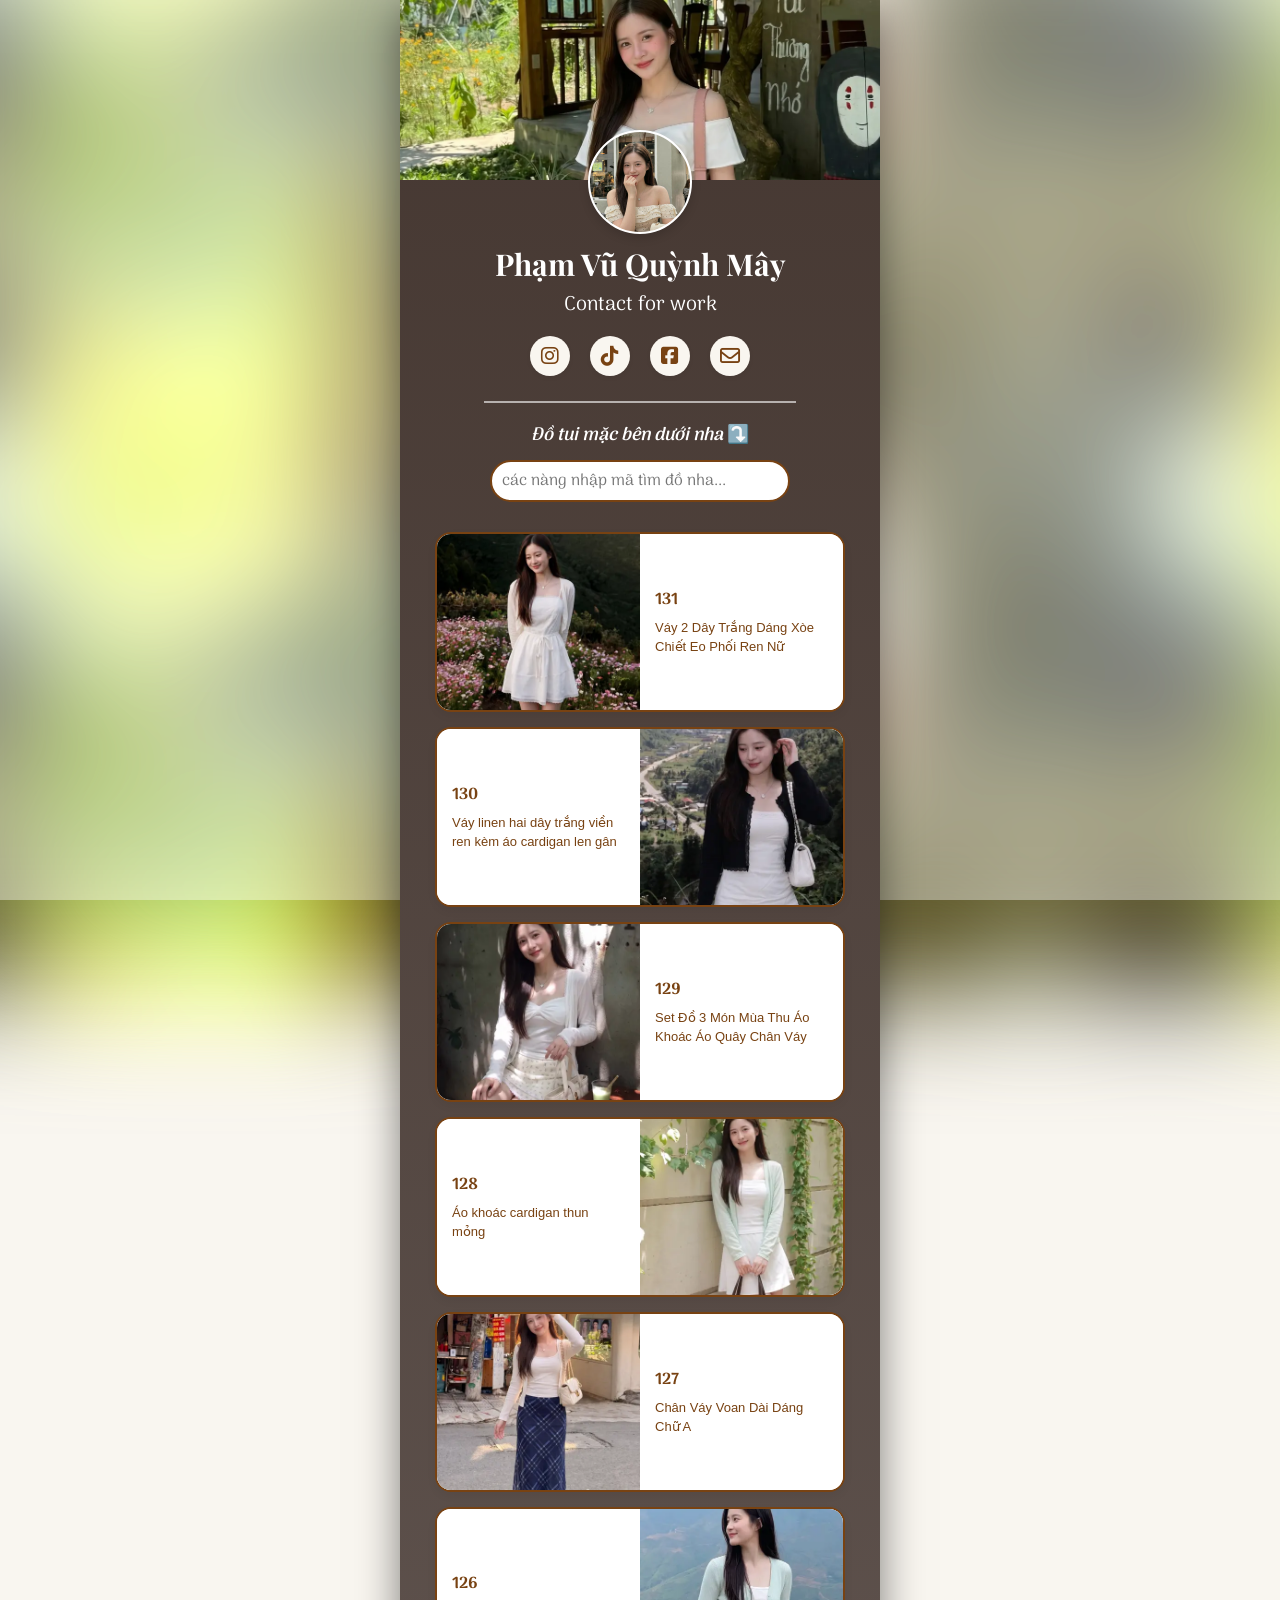
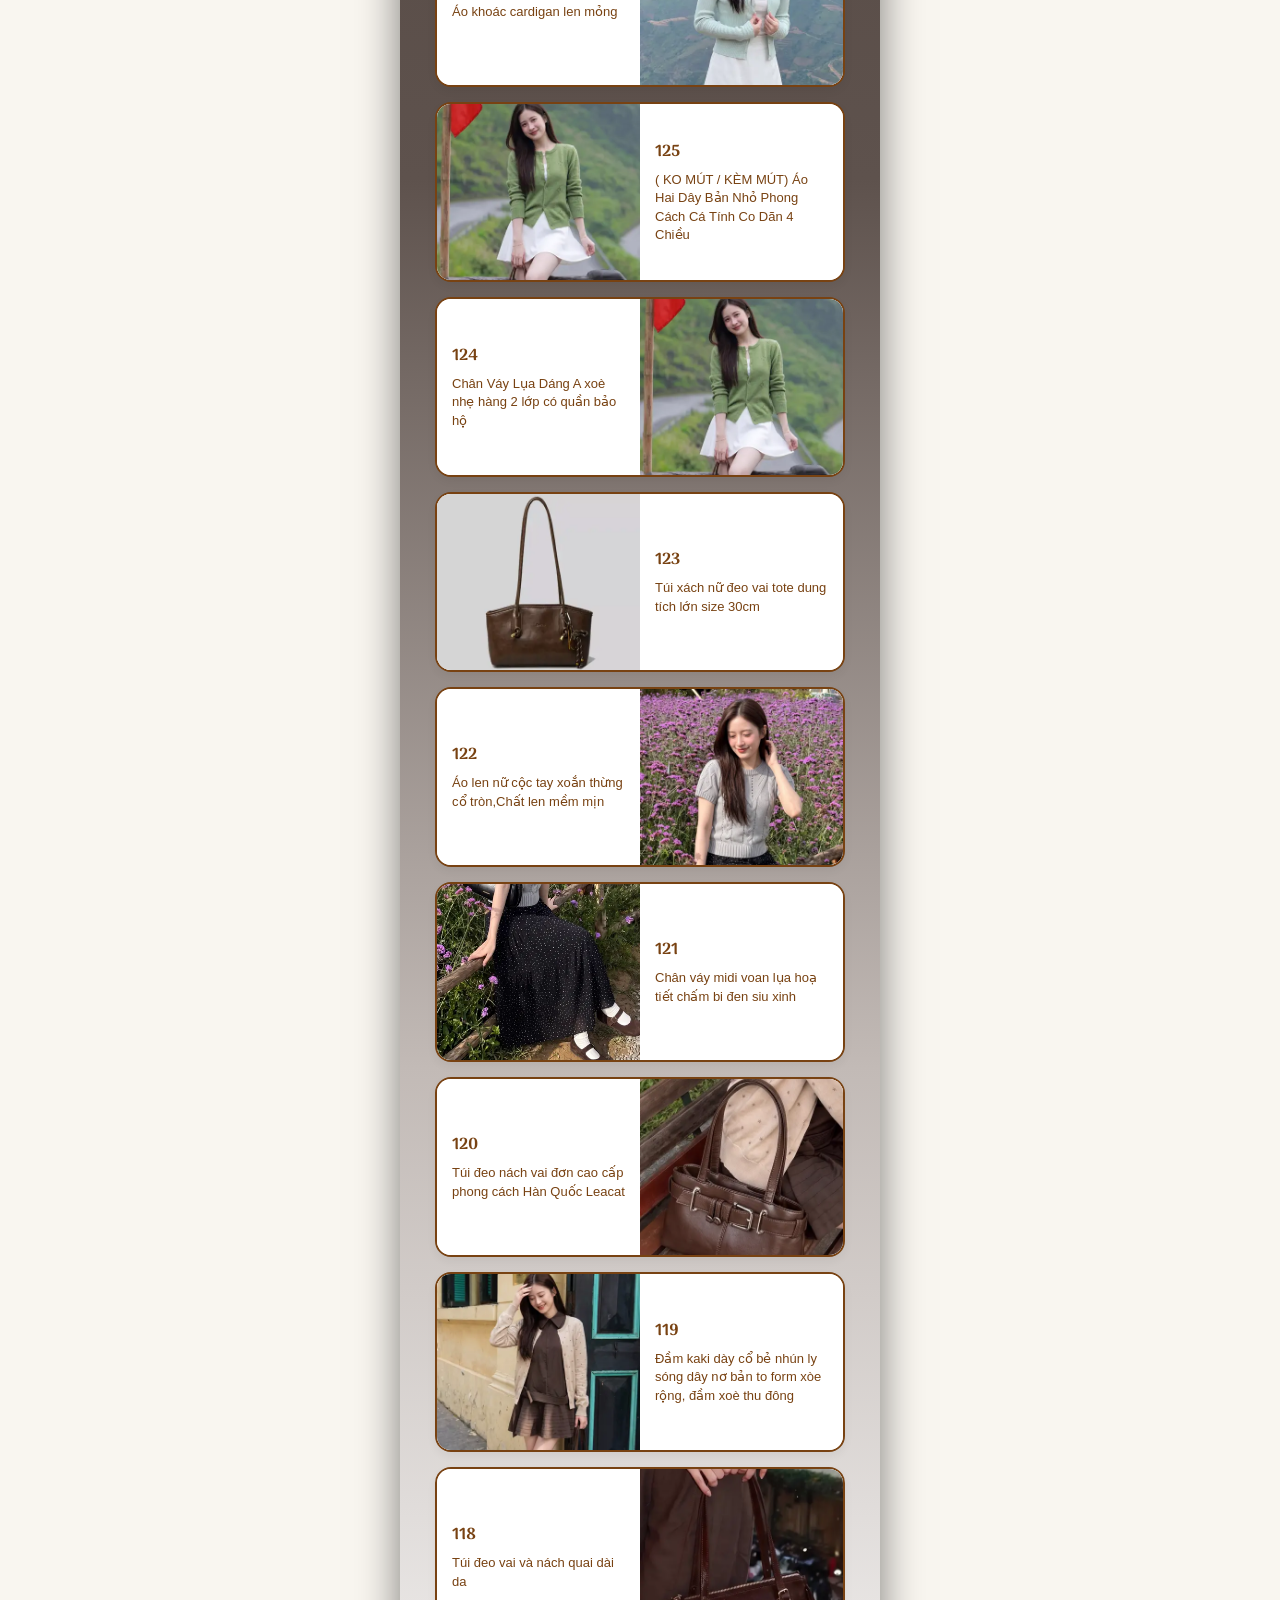
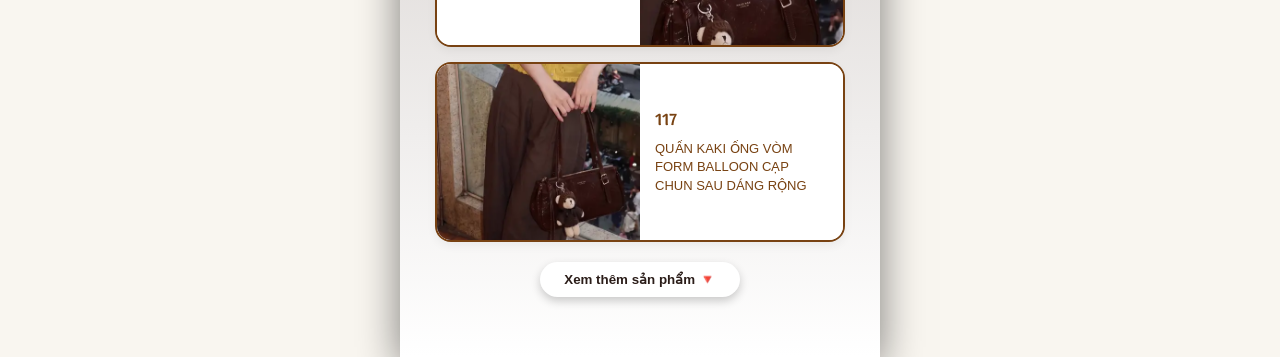
<file: index.html>
<!DOCTYPE html>
<html lang="vi">
<head>
    <meta charset="UTF-8">
    <meta name="viewport" content="width=device-width, initial-scale=1.0">
    <title>Phạm Vũ Quỳnh Mây | Link Bio &amp; Review</title>
    <meta name="description" content="Tổng hợp đồ xinh tui mặc, các nàng nhập mã để tìm đồ nha!">

    <!-- Thẻ tối ưu hiển thị khi share link lên mạng xã hội (og:image phải là URL đầy đủ) -->
    <meta property="og:title" content="Phạm Vũ Quỳnh Mây | Link Bio & Review">
    <meta property="og:description" content="Tổng hợp đồ xinh tui mặc, các nàng nhập mã để tìm đồ nha!">
    <meta property="og:image" content="https://www.phamvuquynhmay.id.vn/profile_phamvuquynhmay.jpg">
    <meta property="og:url" content="https://www.phamvuquynhmay.id.vn/">
    <meta property="og:type" content="website">
    <link rel="canonical" href="https://www.phamvuquynhmay.id.vn/">
    <meta property="og:locale" content="vi_VN">

    <!-- Favicon SVG màu trắng, không có vòng tròn nền -->
    <link rel="icon" type="image/svg+xml" href="data:image/svg+xml,<svg xmlns='http://www.w3.org/2000/svg' viewBox='0 0 32 32'><g transform='translate(4, 4) scale(1)'><path d='M10 13a5 5 0 0 0 7.54.54l3-3a5 5 0 0 0-7.07-7.07l-1.72 1.71' fill='none' stroke='%23FFFFFF' stroke-width='2.8' stroke-linecap='round' stroke-linejoin='round'/><path d='M14 11a5 5 0 0 0-7.54-.54l-3 3a5 5 0 0 0 7.07 7.07l1.71-1.71' fill='none' stroke='%23FFFFFF' stroke-width='2.8' stroke-linecap='round' stroke-linejoin='round'/></g></svg>">

    <!-- Tải sớm ảnh bìa và kết nối trước tới các máy chủ sẽ dùng -->
    <link rel="preload" as="image" href="cover.webp">
    <link rel="preconnect" href="https://i.ibb.co">
    <link rel="preconnect" href="https://fonts.googleapis.com">
    <link rel="preconnect" href="https://fonts.gstatic.com" crossorigin>
    <link rel="preconnect" href="https://cdnjs.cloudflare.com" crossorigin>

    <!-- BẮT ĐẦU TẢI DỮ LIỆU NGAY TỪ ĐÂY: không phải đợi CSS, font, icon hay script.js tải xong.
         products.json là file tĩnh (nhanh). script.js lấy kết quả từ window.__snapshotFetch.
         Apps Script (chậm) chỉ được gọi khi products.json lỗi hoặc đã cũ. -->
    <script>
        window.SHEET_API_URL = 'https://script.google.com/macros/s/AKfycbxqYsVBHmMiiGXJDNW6JQdgBQIZi9Rl0NBmW5xOOk3yvpV-qjSdxjigxwEQpOLTIMnA/exec';
        window.__snapshotFetch = fetch('products.json', { cache: 'no-cache' }).catch(function () { return null; });
    </script>

    <!-- CSS chính của trang (nhỏ, cần để hiển thị đúng bố cục) -->
    <link rel="stylesheet" href="style.css">

    <!-- Font và icon tải KHÔNG chặn hiển thị: trang hiện trước, font/icon đến sau là tự thay vào -->
    <link rel="stylesheet" href="https://fonts.googleapis.com/css2?family=Arima+Madurai:wght@400;700&family=Playfair+Display:wght@700&display=swap" media="print" onload="this.media='all'">
    <link rel="stylesheet" href="https://cdnjs.cloudflare.com/ajax/libs/font-awesome/6.5.1/css/all.min.css" media="print" onload="this.media='all'">
    <noscript>
        <link rel="stylesheet" href="https://fonts.googleapis.com/css2?family=Arima+Madurai:wght@400;700&family=Playfair+Display:wght@700&display=swap">
        <link rel="stylesheet" href="https://cdnjs.cloudflare.com/ajax/libs/font-awesome/6.5.1/css/all.min.css">
    </noscript>
</head>
<body>
    <!-- Khung chứa chính (position: relative được khai báo trong CSS) -->
    <div class="bio-container">
        <!-- Dải nhắc: chỉ hiện khi khách mở trang trong trình duyệt của TikTok (xem showInAppTip trong script.js) -->
        <div id="inAppTip" class="in-app-tip" role="note" hidden>
            <span>Các nàng bấm vào sản phẩm, sau đó bấm dấu <b>3 chấm</b> góc phải màn hình, chọn <b>mở trong trình duyệt</b> nha. Cam sa mi ta!</span>
            <button type="button" class="in-app-tip-close" aria-label="Đóng gợi ý">✕</button>
        </div>
        <!-- 1. Ảnh bìa (Cover photo) -->
        <div class="cover-photo">
            <img src="cover.webp" alt="Ảnh bìa">
        </div>
        <!-- 2. Avatar tròn -->
        <div class="avatar-wrapper">
            <img src="profile_phamvuquynhmay.jpg" alt="Ảnh đại diện Phạm Vũ Quỳnh Mây" width="100" height="100">
        </div>
        <!-- 3. Tên và Bio -->
        <div class="profile-info">
            <h1>Phạm Vũ Quỳnh Mây</h1>
            <p>Contact for work</p>
        </div>
        <!-- 4. Các nút mạng xã hội -->
        <div class="social-icons">
            <a href="https://www.instagram.com/pvq.may_/" target="_blank" rel="noopener noreferrer" title="Instagram" aria-label="Instagram"><i class="fa-brands fa-instagram" aria-hidden="true"></i></a>
            <a href="https://www.tiktok.com/@phamvuquynhmay" target="_blank" rel="noopener noreferrer" title="TikTok" aria-label="TikTok"><i class="fa-brands fa-tiktok" aria-hidden="true"></i></a>
            <a href="https://www.facebook.com/maidaily.doxinh" target="_blank" rel="noopener noreferrer" title="Facebook" aria-label="Facebook"><i class="fa-brands fa-square-facebook" aria-hidden="true"></i></a>
            <a href="https://mail.google.com/mail/?view=cm&amp;fs=1&amp;to=mayphamvuquynhmay@gmail.com" target="_blank" rel="noopener noreferrer" title="Email" aria-label="Gửi email"><i class="fa-regular fa-envelope" aria-hidden="true"></i></a>
        </div>

        <!-- DẤU GẠCH NGANG TRẮNG NGĂN CÁCH -->
        <hr class="divider">

        <!-- 5. Tiêu đề và Ô tìm kiếm mã sản phẩm -->
        <div class="search-section">
            <p class="search-label"><i>Đồ tui mặc bên dưới nha </i>⤵️</p>
            <form id="searchForm" onsubmit="event.preventDefault(); searchAndScroll();">
                <input type="search" id="searchCodeInput" placeholder="các nàng nhập mã tìm đồ nha..." maxlength="10" enterkeyhint="search" autocomplete="off" aria-label="Nhập mã sản phẩm để tìm">
            </form>
            <!-- Dòng chữ thông báo lỗi hiện trực tiếp, không bị Messenger chặn -->
            <div id="searchMessage" role="status" aria-live="polite"></div>
        </div>
        <!-- 6. Khu vực chứa danh sách sản phẩm (JavaScript tự động điền vào đây) -->
        <div id="product-list" class="product-list">
            <!-- Sản phẩm sẽ hiện ở đây -->
        </div>
        <!-- Nút xem thêm để tối ưu tốc độ -->
        <div id="loadMoreContainer">
            <button id="loadMoreBtn" type="button" onclick="loadMoreProducts()">
                Xem thêm sản phẩm 🔻
            </button>
        </div>

        <!-- Nút nổi quay lại chỉ còn icon mũi tên -->
        <button id="backToTopBtn" type="button" onclick="scrollToSearch()" title="Quay lại tìm kiếm" aria-label="Quay lại ô tìm kiếm">
            <i class="fa-solid fa-arrow-up" aria-hidden="true"></i>
        </button>
    </div>

    <!-- Liên kết đến file JavaScript -->
    <script src="script.js" defer></script>
</body>
</html>
</file>
<file: style.css>
/* --- Áp dụng cho TOÀN BỘ trang web (Chặn bôi đen, chặn menu giữ ảnh trên điện thoại) --- */
body, html {
    -webkit-user-select: none;    
    -moz-user-select: none;        
    -ms-user-select: none;        
    user-select: none;            
    /* ĐÃ XÓA -webkit-touch-callout: none; ở đây để cho phép hiện preview link */
}

/* html {
    scroll-behavior: smooth;
} */

/* Cho phép người dùng nhập liệu bình thường ở các ô tìm kiếm hoặc ô nhập văn bản */
input, textarea {
    -webkit-user-select: text;
    user-select: text;
}

/* Thiết lập chung và body */
body {
    margin: 0;
    padding: 0;
    font-family: -apple-system, BlinkMacSystemFont, "Segoe UI", Roboto, Helvetica, Arial, sans-serif;
    color: #333;
    display: block; /* Đổi từ flex sang block để khung dính sát đỉnh */
    min-height: 100vh;
    position: relative;
    background-color: #f9f6f0;
    overflow-x: hidden;
}

/* Nền mờ chỉ nhìn thấy ở hai bên khung 480px, tức là trên máy tính/máy tính bảng.
   Trên điện thoại khung phủ kín màn hình nên không thấy nền; bỏ nó đi để khỏi tốn GPU
   (lớp làm mờ blur(50px) toàn màn hình rất nặng khi cuộn trên máy yếu). */
@media (min-width: 481px) {
    body::before {
        content: "";
        position: fixed;
        top: 0;
        left: 0;
        width: 100vw;
        height: 100vh;
        background-image: url('cover.webp');
        background-position: center;
        filter: blur(50px) brightness(1.4) saturate(1.3);
        transform: scale(1.2);
        z-index: -2;
    }
    body::after {
        content: "";
        position: fixed;
        top: 0;
        left: 0;
        width: 100vw;
        height: 100vh;
        background: rgba(255, 255, 255, 0.4);
        z-index: -1;
    }
}

/* Dải nhắc "mở trong trình duyệt" (chỉ hiện trong TikTok) */
.in-app-tip {
    /* Dính ở đỉnh màn hình, luôn hiện khi khách cuộn */
    position: -webkit-sticky;
    position: sticky;
    top: 0;
    z-index: 100;
    display: flex;
    align-items: center;
    justify-content: space-between;
    gap: 6px;
    padding: 5px 8px 5px 12px;
    background: #453731; /* trùng màu đầu nền của khung (gradient bên dưới) */
    color: #f9f6f0;
    font-size: 11.5px;
    line-height: 1.35;
    text-shadow: none;
    border-bottom: 1px solid rgba(255, 255, 255, 0.12);
}
.in-app-tip b {
    color: #ffe3b3;
}
.in-app-tip[hidden] {
    display: none;
}
.in-app-tip-close {
    flex-shrink: 0;
    border: none;
    background: transparent;
    color: #f9f6f0;
    font-size: 13px;
    line-height: 1;
    padding: 4px 6px;
    cursor: pointer;
    -webkit-tap-highlight-color: transparent;
}

/* Khung chính của trang Bio */
.bio-container {
    width: 100%;
    max-width: 480px;
    background: linear-gradient(to bottom, #453731 0%, #5E524D 50%, #C2BAB6 75%, #FFFFFF 100%);
    min-height: 100vh;
    box-shadow: 0 10px 40px rgba(0, 0, 0, 0.5);
    position: relative;
    padding-bottom: 40px;
    box-sizing: border-box;
    z-index: 1;
    border-radius: 0;
    margin: 0 auto; /* Căn giữa trên PC và dính sát đỉnh trên mobile */
}

/* 1. Ảnh bìa (Cover photo) */
.cover-photo {
    width: 100%;
    height: 180px;
    overflow: hidden;
}
.cover-photo img {
    width: 100%;
    height: 100%;
    object-fit: cover;
}

/* 2. Avatar tròn */
.avatar-wrapper {
    width: 100px;
    height: 100px;
    border-radius: 50%;
    overflow: hidden;
    border: 2px solid #fff;
    margin: -50px auto 10px auto;
    position: relative;
    box-shadow: 0 4px 10px rgba(0, 0, 0, 0.15);
    background-color: #fff;
}
.avatar-wrapper img {
    width: 100%;
    height: 100%;
    object-fit: cover;
}

/* 3. Tên và Bio */
.profile-info {
    text-align: center;
    margin-bottom: 15px;
    padding: 0 15px;
}
.profile-info h1 {
    font-size: 30px;
    margin: 0 0 5px 0;
    color: #ffffff;
    font-weight: 700;
    font-family: 'Playfair Display', serif;
}
.profile-info p {
    font-size: 20px;
    color: #ffffff;
    margin: 0;
    font-family: 'Arima Madurai', cursive;
}

/* 4. Các nút mạng xã hội */
.social-icons {
    display: flex;
    justify-content: center;
    gap: 20px;
    margin-bottom: 25px;
}
.social-icons a {
    font-size: 20px;
    color: #784212;
    background-color: #f9f6f0;
    width: 40px;
    height: 40px;
    border-radius: 50%;
    display: flex;
    justify-content: center;
    align-items: center;
    text-decoration: none;
    transition: transform 0.2s ease, background-color 0.2s ease, color 0.2s ease;
    box-shadow: 0 2px 5px rgba(0,0,0,0.05);
}
.social-icons a:active, .social-icons a:hover {
    background-color: #784212;
    color: #fff;
    transform: scale(0.95);
}

/* --- ĐƯỜNG GẠCH --- */
hr.divider {
    border: none;
    height: 1.5px;
    background-color: #ffffff;
    width: 65%;
    margin: 10px auto 15px auto; /* Sửa lại dòng này: 10px ở phía trên, 15px ở phía dưới */
    opacity: 0.6;
}

/* 5. Ô tìm kiếm */
.search-section {
    text-align: center;
    padding: 0 20px;
}
.search-label {
    font-size: 18px;
    font-weight: 600;
    color: #ffff;
    margin-bottom: 10px;
    font-family: 'Arima Madurai', cursive;
}
#searchCodeInput {
    width: 100%;
    max-width: 300px;
    padding: 6px 10px;
    border: 2px solid #784212;
    border-radius: 25px;
    outline: none;
    box-sizing: border-box;
    transition: all 0.3s ease;
    background-color: #fff;
    font-family: 'Arima Madurai', cursive;
    font-size: 16px;
    transform: none !important;
}
#searchCodeInput:focus {
    box-shadow: 0 0 8px rgba(120, 66, 18, 0.4);
    transform: none !important;
}

/* Dòng thông báo khi không tìm thấy mã */
#searchMessage {
    color: #ffffff;
    font-size: 15px;
    margin-top: 8px;
    text-align: center;
    font-family: 'Arima Madurai', cursive;
    min-height: 22px;
    font-weight: 600;
    text-shadow: 0 1px 2px rgba(0, 0, 0, 0.4);
}

/* Thông báo trong danh sách (đang tải / lỗi / chưa có sản phẩm) */
.list-message {
    text-align: center;
    color: #ffffff;
    padding: 20px;
    margin: 0;
    font-family: 'Arima Madurai', cursive;
    text-shadow: 0 1px 2px rgba(0, 0, 0, 0.4);
}
.list-message-error {
    color: #ffd6d6;
}

/* Nút "Xem thêm sản phẩm" */
#loadMoreContainer {
    text-align: center;
    margin: 20px 0;
    display: none;
}
#loadMoreBtn {
    background: #ffffff;
    color: #2b1d19;
    border: none;
    padding: 10px 24px;
    border-radius: 20px;
    font-weight: bold;
    cursor: pointer;
    box-shadow: 0 4px 10px rgba(0, 0, 0, 0.2);
    font-family: inherit;
}

/* 6. Khu vực danh sách sản phẩm */
.product-list {
    display: flex;
    flex-direction: column;
    align-items: center;
    gap: 15px;
    padding: 0 15px;
    width: 100%;
    box-sizing: border-box;
}

/* Khung sản phẩm chuẩn: Mở hoàn toàn tính năng chạm giữ xem trước link (Preview) */

.product-card, 
a.product-card {
    width: 100%;
    max-width: 410px;
    height: 180px;
    border: 2px solid #784212;
    border-radius: 16px;
    box-sizing: border-box;
    position: relative;
    overflow: hidden;
    background-color: #fff !important;
    display: flex;
    text-decoration: none;
    -webkit-tap-highlight-color: transparent;

    transform-origin: center center;
    transition: transform 0.45s cubic-bezier(0.25, 0.8, 0.25, 1), box-shadow 0.45s ease, opacity 0.4s ease, filter 0.4s ease !important;
    opacity: 1;
    box-shadow: 0 4px 10px rgba(0, 0, 0, 0.05);
    
    /* CHÚ Ý: Đã gỡ bỏ touch-callout và user-select chặn trên thẻ a để cho phép hiện preview */
    -webkit-user-select: none !important;
    user-select: none !important;
}

.product-card.reverse {
    flex-direction: row-reverse;
}

.product-card .card-image {
    width: 50%;
    height: 100%;
    flex-shrink: 0;
    background: #eee;
    /* Gỡ bỏ mọi lệnh chặn touch-callout ở vùng ảnh */
}

.product-card .card-image img {
    width: 100%;
    height: 100%;
    object-fit: cover;
    object-position: center 20%;
    
    /* QUAN TRỌNG: Gỡ bỏ pointer-events: none để khi người dùng nhấn giữ vào ảnh, 
       trình duyệt nhận diện đúng là đang bấm vào link nằm trong thẻ a và bật Preview */
    -webkit-user-drag: none;
}

.product-card .card-content {
    width: 50%;
    height: 100%;
    padding: 15px;
    display: flex;
    flex-direction: column;
    justify-content: center;
    box-sizing: border-box;
    background-color: #fff !important;
}

/* Mã và tên sản phẩm trong thẻ */
.product-card .card-id {
    font-weight: 700;
    font-family: 'Arima Madurai', cursive;
    font-size: 16px;
    color: #784212;
    margin-bottom: 6px;
}
.product-card .card-title {
    font-size: 13px;
    color: #784212;
    margin: 0;
    line-height: 1.4;
    display: -webkit-box;
    -webkit-line-clamp: 4;
    line-clamp: 4;
    -webkit-box-orient: vertical;
    overflow: hidden;
}

/* Hiệu ứng phóng nhẹ khi HOVER, co lại khi bấm (ACTIVE) */
.product-card:hover,
a.product-card:hover {
    transform: scale(1.02);
    box-shadow: 0 10px 24px rgba(120, 66, 18, 0.15);
}
.product-card:active,
a.product-card:active {
    transform: scale(0.97);
}

/* --- HIỆU ỨNG TÌM KIẾM MÃ SẢN PHẨM --- */
.product-card.product-highlight {
    transform: scale(1.04) !important;
    box-shadow: 0 16px 32px rgba(120, 66, 18, 0.3) !important;
    border-color: #d97706 !important;
    z-index: 10;
}

.product-card.product-dimmed {
    opacity: 0.35 !important;
    filter: grayscale(30%);
}
/* --- NÚT QUAY LẠI CHỈ CÓ ICON MŨI TÊN --- */
#backToTopBtn {
    /* position: fixed ổn định hơn sticky + float trên trình duyệt di động.
       right được tính để nút luôn nằm trong khung 480px ở giữa màn hình */
    position: fixed;
    bottom: 20px;
    right: max(16px, calc(50% - 240px + 16px));
    z-index: 99;
    width: 38px;   /* Thu nhỏ kích thước lại chút cho gọn gàng */
    height: 38px;
    background-color: #784212; /* Tông màu chủ đạo */
    color: white;
    border: none;
    border-radius: 50%;
    cursor: pointer;
    display: flex;
    align-items: center;
    justify-content: center;
    box-shadow: 0 4px 10px rgba(0, 0, 0, 0.3);
    opacity: 0;
    visibility: hidden;
    transition: all 0.3s ease;
    -webkit-tap-highlight-color: transparent;
    padding: 0;
}

/* Định dạng icon mũi tên nằm chính giữa nút */
#backToTopBtn i {
    font-size: 14px;
}

/* Khi cuộn trang xuống đủ điều kiện thì nút sẽ hiện lên */
#backToTopBtn.show {
    opacity: 1;
    visibility: visible;
}

/* Hiệu ứng khi rê chuột hoặc chạm vào nút */
#backToTopBtn:hover {
    transform: scale(1.08);
    background-color: #5E524D;
}

#backToTopBtn:active {
    transform: scale(0.95);
}

/* 7. Responsive: khung đã có max-width 480px và tự căn giữa nên không cần luật riêng cho màn hình lớn */
</file>
